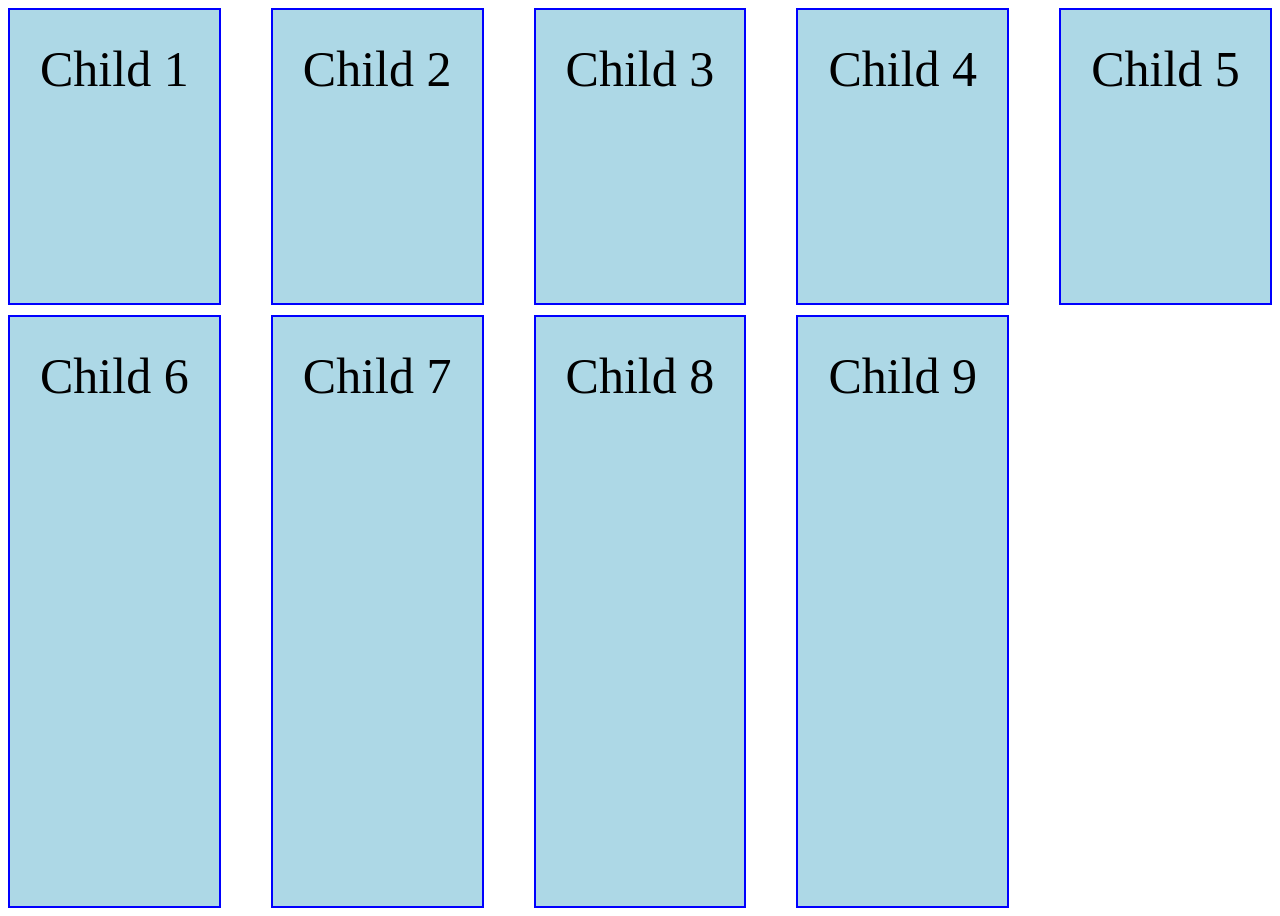
<file: cssgrid.html>
<!DOCTYPE html>
<html lang="en">
<head>
    <meta charset="UTF-8">
    <meta name="viewport" content="width=device-width, initial-scale=1.0">
    <title>css grid</title>
    <style>
        .child{
            background-color: lightblue;
            border:2px solid blue;
            padding: 30px;
            font-size: 50px;
        }
        .parent{
            display:grid;
            /*grid-template-columns: 200px 300px 500px;*/
            /*grid-template-columns: 1fr 2fr 3fr;*/
            grid-template-columns: repeat(5,1fr);
            grid-template-rows:1fr 2fr ;
             /*gap:50px;*/
             column-gap: 50px;
             row-gap: 10px;
             height: 100vh;
        }
        
    </style>

</head>
<body>
     <div class="parent">
        <div class="child">Child 1</div>
        <div class="child">Child 2</div>
        <div class="child">Child 3</div>
        <div class="child">Child 4</div>
        <div class="child">Child 5</div>
        <div class="child">Child 6</div>
        <div class="child">Child 7</div>
        <div class="child">Child 8</div>
        <div class="child">Child 9</div>
    </div>
    
</body>
</html>
</file>
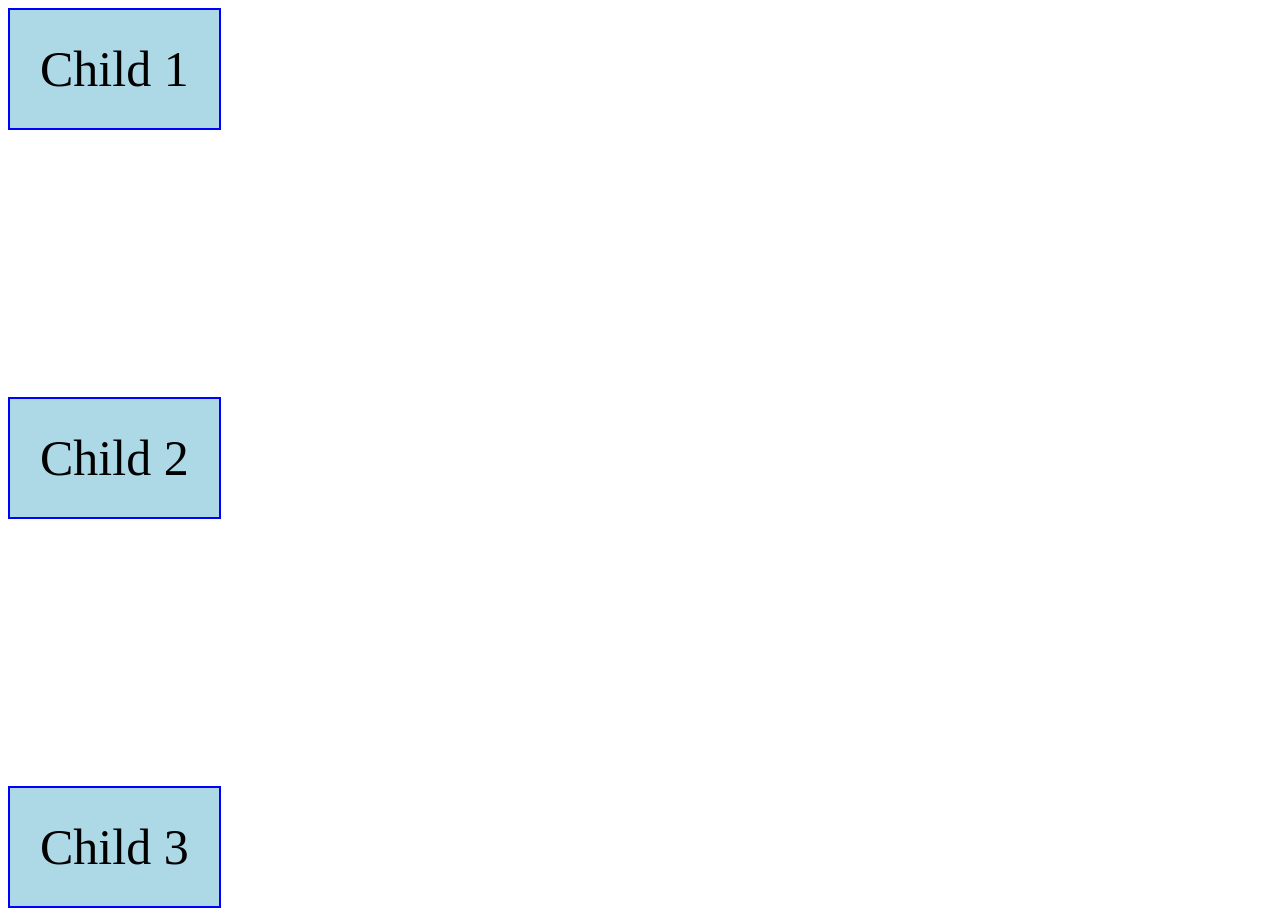
<file: flexbox.html>
<!DOCTYPE html>
<html lang="en">
<head>
    <meta charset="UTF-8">
    <meta name="viewport" content="width=d, initial-scale=1.0">
    <title>Document</title>
    <style>
        .child{
            background-color: lightblue;
            border:2px solid blue;
            padding: 30px;
            font-size: 50px;
        }
        .parent{
            display:flex;
            flex-direction:column;
            justify-content:space-between;
            align-items:flex-start;
            height: 100vh;
        }
    </style>
</head>
<body>
    
    <div class="parent">
        <div class="child">Child 1</div>
        <div class="child">Child 2</div>
        <div class="child">Child 3</div>
    </div>
   
</body>
</html>
</file>
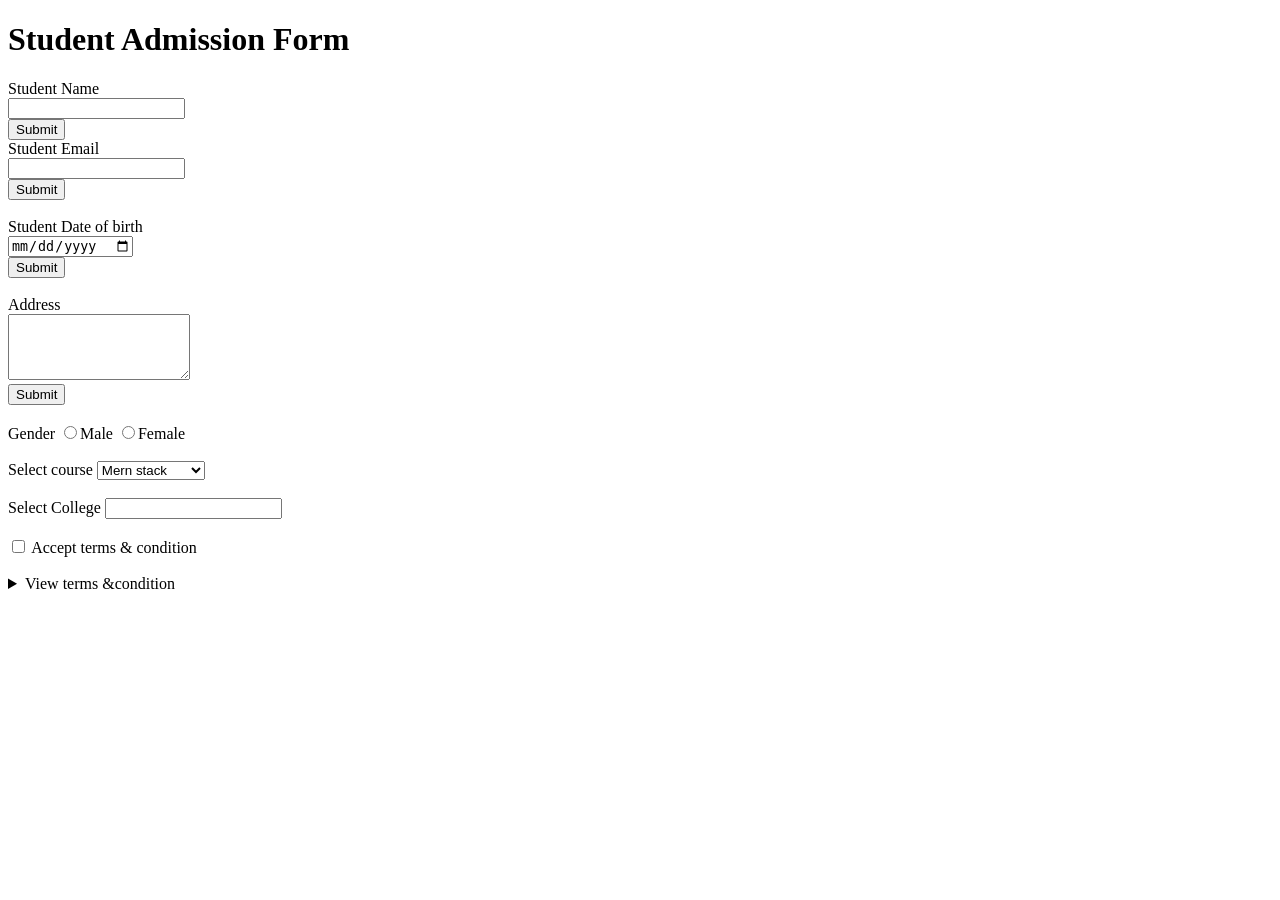
<file: form.html>
<!DOCTYPE html>
<html lang="en">
<head>
    <meta charset="UTF-8">
    <meta name="viewport" content="width=<<device-width>>, initial-scale=1.0">
    <title>Admission Form</title>
</head>
<body>
    <h1>Student Admission Form</h1>
    <form>
        <label for="">Student Name</label>
        <br>
        <input type="text" required minlength="2">
        <br>
        <button type="submit">Submit</button>
        <br>
        <label for="">Student Email</label>
        <br>
        <input type="email">
        <br>
        <button type="submit">Submit</button>
        <br>
        <br>
        <label for="">Student Date of birth</label>
        <br>
        <input type="date">
        <br>
        <button type="submit">Submit</button>
        <br>
        <br>
        <label for="">Address</label>
        <br>
        <textarea cols="20" rows="4"></textarea>
        <br>
        <button type="submit">Submit</button>
        <br>
        <br>
        <label for="">Gender</label>
        <input type ="radio" name="gender">Male
        <input type ="radio" name="gender">Female
        <br>
        <br>
        <label for="">Select course</label>
        <select>
            <option>Mern stack</option>
            <option>Data Science </option>
            <option>Data Analytics</option>
            <option>Deveops</option>
            <option>UX UI</option>
        </select>
        <br><br>
        <label for="">Select College</label>
        <input type="text" list="college">
        <datalist id="college">
            <option>JIIT</option>
            <option>IMS</option>
            <option>Amity</option>
        </datalist>
        <br><br>
        <input type="checkbox" id="terms">
        <label for=" terms">Accept terms & condition</label>
        <br><br>
        <details>
            <summary>View terms &condition</summary>
            <p>Lorem 13 </p>
        </details>



        
    </form>

</body>
</html>
</file>
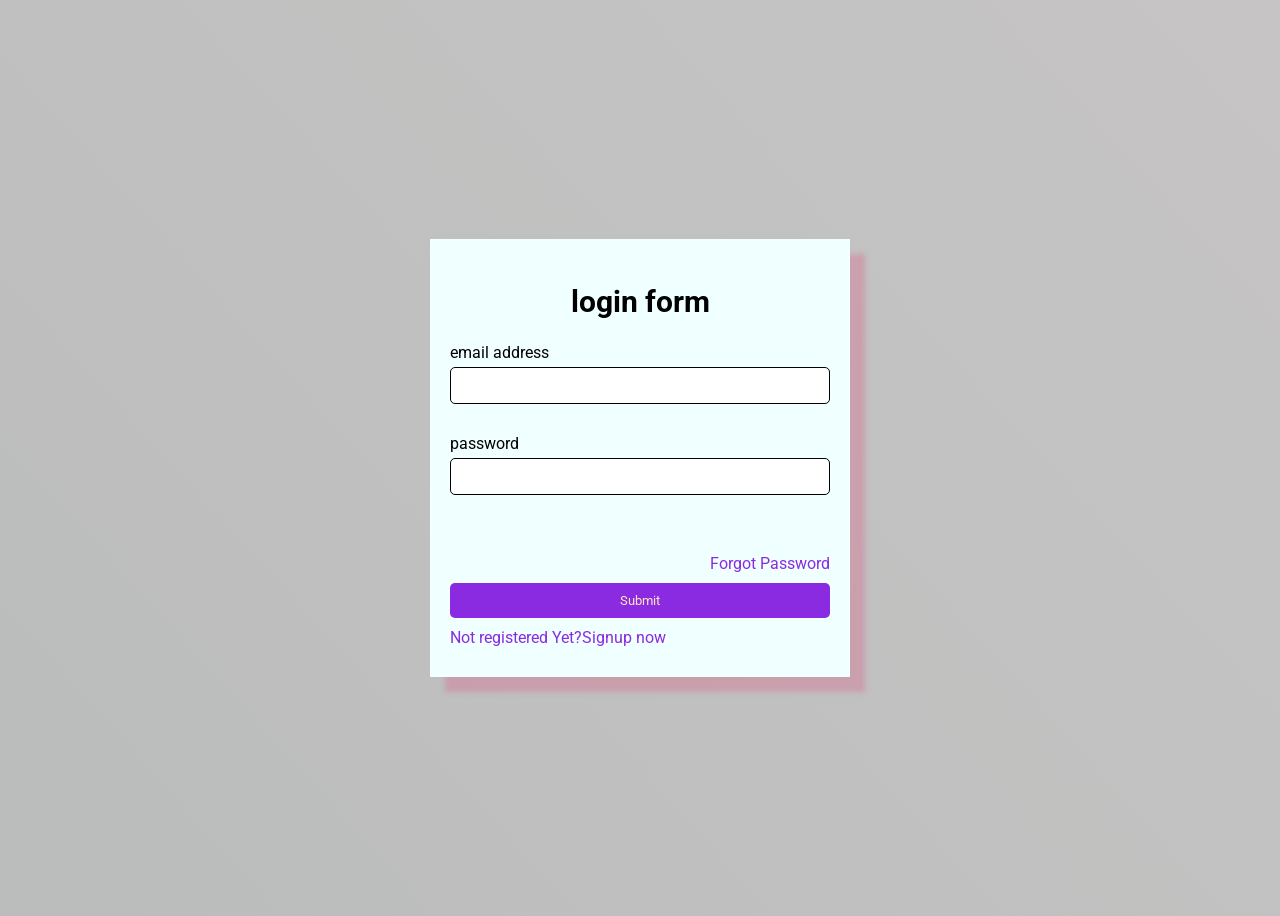
<file: login.html>
<!DOCTYPE html>
<html lang="en">
<head>
    <meta charset="UTF-8">
    <meta name="viewport" content="width=device-width, initial-scale=1.0">
    <title>login form</title>
    <link href="https://fonts.googleapis.com/css?family=Roboto:100,200,300,regular,500,600,700,800,900,100italic,200italic,300italic,italic,500italic,600italic,700italic,800italic,900italic" rel="stylesheet" />
    <style>
        *{
            font-family:Roboto;
        }
        .card{
            /*border:2px solid red;*/
            width:30%;
            background-color: azure;
            padding:20px;
            box-shadow: 15px 15px 5px 0px hsla(340, 57%, 64%, 0.408) ;
            /*x-offset, y-offset,blur,size,colour*/
                      
        }
        body{
            display:flex;
            justify-content:center;
            align-items: center;
            height:100vh;
            /*background-color:lightgray;*/
            /*background-image:linear-gradient(48deg,#aeaeff,#ffc3c3,#ffffb2);*/
            /*background-image:url('https://i.pinimg.com/736x/a5/c7/bd/a5c7bd9542d3c4a2f6258d4a41c3c506.jpg');*/
            background-image:linear-gradient(48deg,#4a504d61,#6f6a6a64),url('https://i.pinimg.com/736x/a5/c7/bd/a5c7bd9542d3c4a2f6258d4a41c3c506.jpg');
        }
        .form-title{
            text-align: center;
            font-size: 30px;

        }
        .text-input{
            display: block;
            width:100%;
            padding:10px 20px;
            border-radius: 5px;
            box-sizing: border-box;
            margin-bottom: 30px;
            margin-top: 5px;
            border: none;
            border:1px solid black; 
        }
        .btn-submit{
            background-color: blueviolet;
            color: bisque;
            width: 100%;
            padding: 10px;
            border-radius: 5px;
            border: none;
        }
        .link{
            text-decoration: none;
            color: blueviolet;
            display: block;
            margin: 10px 0;
        }

        .forget-link{
            text-align: right;
        }
        .signup-link{
            text-align: center;
        }
    </style>
</head>
<body>
    <div class="card">
        <h2 class="form-title">login form</h2>
        <form>
            <label for="">email address</label>
            <input class="text-input" type="email">
            
            <label for="">password</label>
            <input class="text-input" type="password">
            <br>
            <a href="#" class="link forget-link">Forgot Password</a>

            <button class="btn-submit">Submit </button>

            <a href="#" class="link signuo-link">Not registered Yet?Signup now</a>
        </form>
    </div>

    
</body>
</html>
</file>
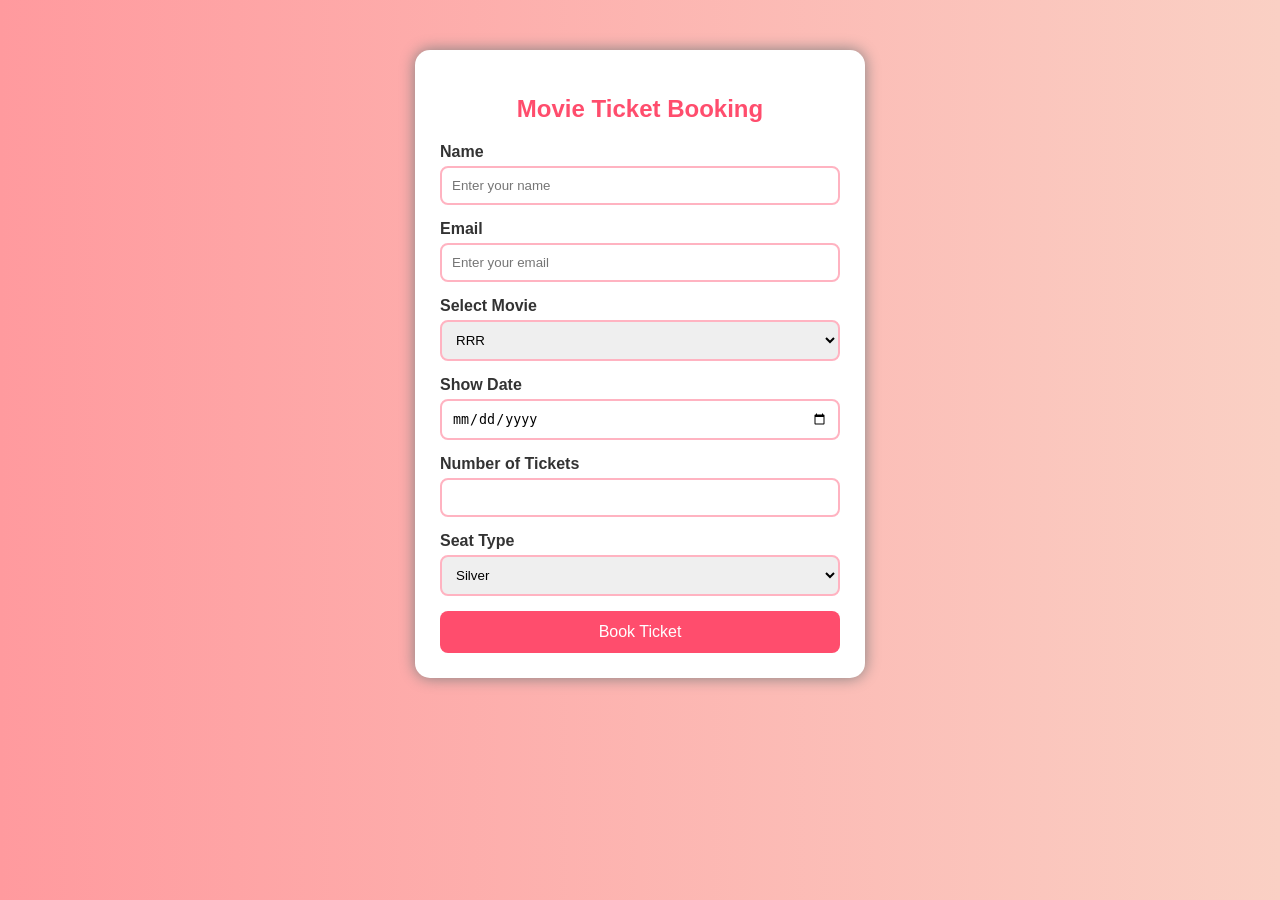
<file: movie.html>
<!DOCTYPE html>
<html>
<head>
    <title>Movie Ticket Booking Form</title>
    <style>
        body{
            font-family: Arial, sans-serif;
            background: linear-gradient(to right, #ff9a9e, #fad0c4);
        }

        .container{
            width: 400px;
            margin: 50px auto;
            background-color: white;
            padding: 25px;
            border-radius: 15px;
            box-shadow: 0 0 15px gray;
        }

        h2{
            text-align: center;
            color: #ff4d6d;
        }

        label{
            font-weight: bold;
            color: #333;
        }

        input, select{
            width: 100%;
            padding: 10px;
            margin-top: 5px;
            margin-bottom: 15px;
            border: 2px solid #ffb3c1;
            border-radius: 8px;
            box-sizing: border-box;
        }

        .btn{
            width: 100%;
            padding: 12px;
            background-color: #ff4d6d;
            color: white;
            border: none;
            border-radius: 8px;
            font-size: 16px;
            cursor: pointer;
        }

        .btn:hover{
            background-color: #e63956;
        }
    </style>
</head>
<body>

<div class="container">
    <h2> Movie Ticket Booking</h2>

    <form>
        <label>Name</label>
        <input type="text" placeholder="Enter your name">

        <label>Email</label>
        <input type="email" placeholder="Enter your email">

        <label>Select Movie</label>
        <select>
            <option>RRR</option>
            <option>HOUSEFULL 5</option>
            <option>JAWAN</option>
            <option>AVENGERS</option>
        </select>

        <label>Show Date</label>
        <input type="date">

        <label>Number of Tickets</label>
        <input type="number" min="1" max="10">

        <label>Seat Type</label>
        <select>
            <option>Silver</option>
            <option>Gold</option>
            <option>Platinum</option>
        </select>

        <button class="btn">Book Ticket</button>
    </form>

</div>

</body>
</html>
</file>
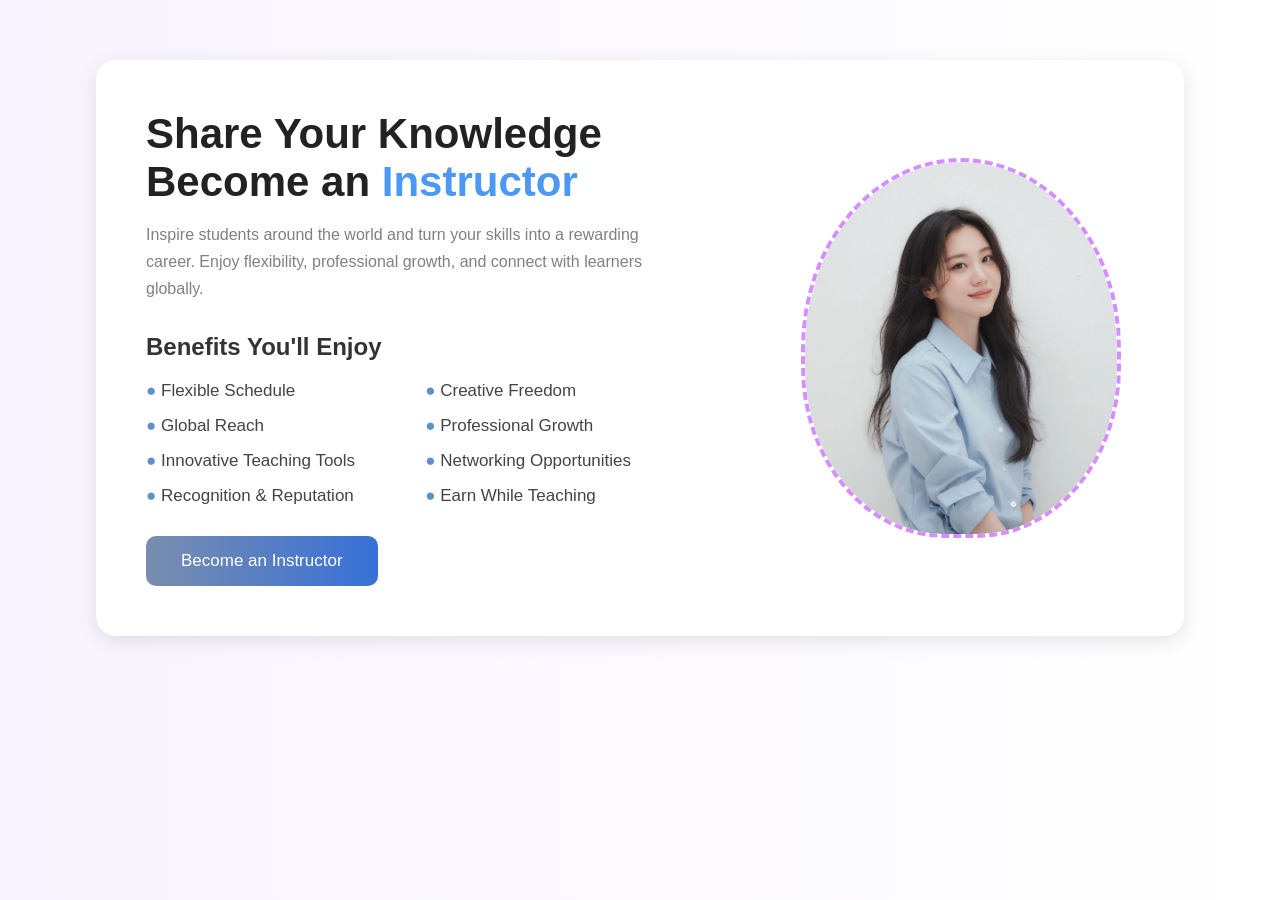
<file: teacher.html>
<!DOCTYPE html>
<html>
<head>
    <title>Become an Instructor</title>

    <style>
        *{
            margin:0;
            padding:0;
            box-sizing:border-box;
            font-family: Arial, sans-serif;
        }

        body{
            background: linear-gradient(to right,#f8f4ff,#ffffff);
        }

        .container{
            width:85%;
            margin:60px auto;
            display:flex;
            justify-content:space-between;
            align-items:center;
            padding:50px;
            background:white;
            border-radius:20px;
            box-shadow:0 5px 20px rgba(0,0,0,0.1);
        }

        .content{
            width:55%;
        }

        h1{
            font-size:42px;
            color:#222;
            margin-bottom:15px;
        }

        h1 span{
            color:#4c98f5;
        }

        .description{
            color:gray;
            line-height:1.7;
            margin-bottom:30px;
        }

        h2{
            margin-bottom:20px;
            color:#333;
        }

        .list{
            display:grid;
            grid-template-columns:repeat(2,1fr);
            gap:15px;
            margin-bottom:30px;
        }

        .list p{
            color:#444;
            font-size:17px;
        }

        .list p::before{
            content:"● ";
            color:#5f91c6;
        }

        button{
            padding:15px 35px;
            border:none;
            background:linear-gradient(to right,#798eae,#3770d8);
            color:white;
            font-size:17px;
            border-radius:10px;
            cursor:pointer;
            transition:.3s;
        }

        button:hover{
            transform:translateY(-4px);
            box-shadow:0 8px 18px rgba(30, 95, 138, 0.4);
        }

        .image-section{
            width:35%;
            display:flex;
            justify-content:center;
        }

        .image-box{
            width:320px;
            height:380px;
            
            border-radius:50% 50% 45% 45%;
            overflow:hidden;
            border:4px dashed #d58dff;
        }

        .image-box img{
            width:100%;
            height:100%;
            object-fit:cover;
        }

        @media(max-width:768px){

            .container{
                flex-direction:column;
                text-align:center;
            }

            .content{
                width:100%;
            }

            .image-section{
                width:100%;
                margin-top:40px;
            }

            .list{
                grid-template-columns:1fr;
            }
        }

    </style>
</head>
<body>

<div class="container">

    <div class="content">

        <h1>
            Share Your Knowledge <br>
            Become an <span>Instructor</span>
        </h1>

        <p class="description">
            Inspire students around the world and turn your skills into a rewarding career.
            Enjoy flexibility, professional growth, and connect with learners globally.
        </p>

        <h2>Benefits You'll Enjoy</h2>

        <div class="list">
            <p>Flexible Schedule</p>
            <p>Creative Freedom</p>
            <p>Global Reach</p>
            <p>Professional Growth</p>
            <p>Innovative Teaching Tools</p>
            <p>Networking Opportunities</p>
            <p>Recognition & Reputation</p>
            <p>Earn While Teaching</p>
        </div>

        <button>Become an Instructor</button>

    </div>

    <div class="image-section">

        <div class="image-box">
            <img src="teacher.jpg" alt="Teacher">
        </div>

    </div>

</div>

</body>
</html>
</file>
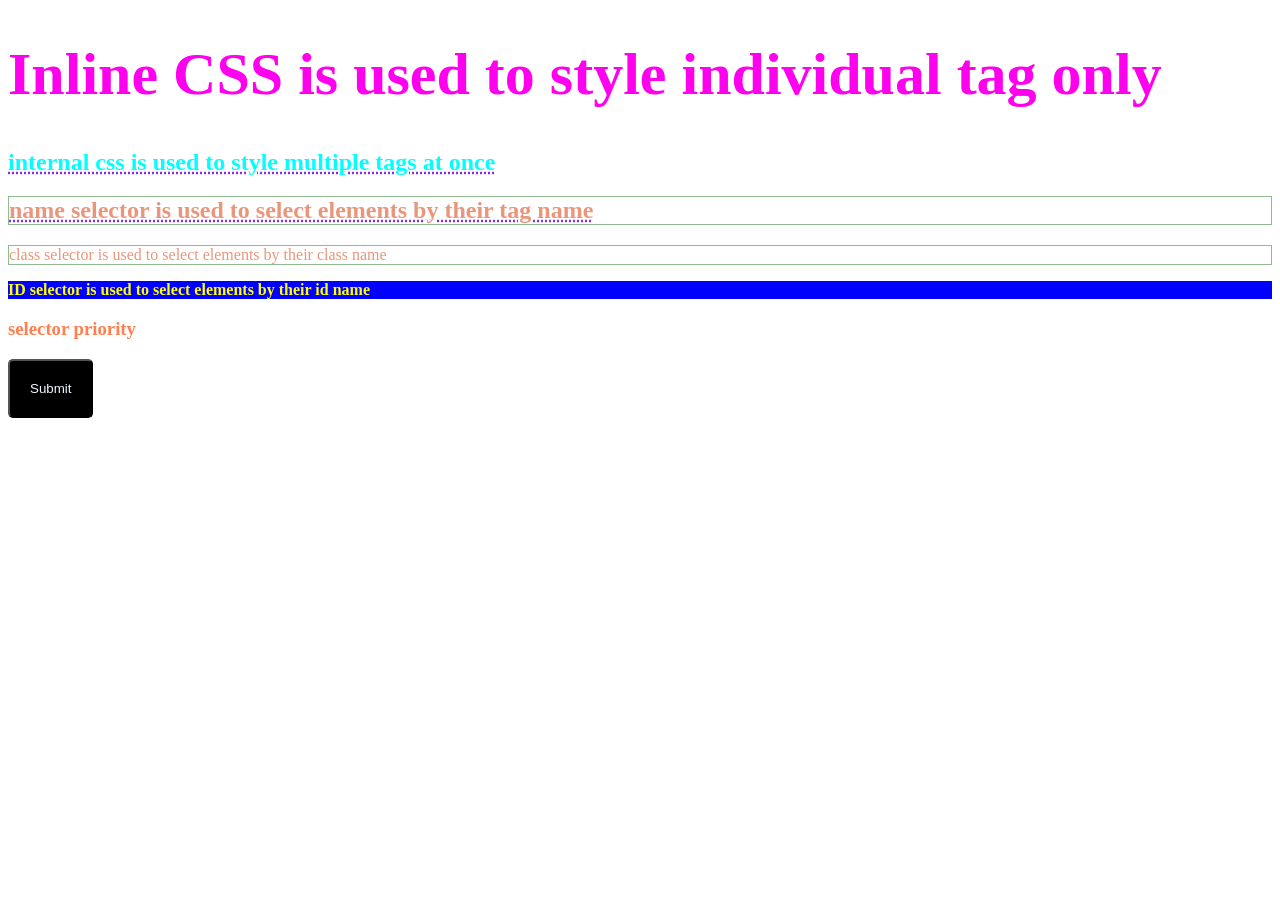
<file: usingcss.html>
<!DOCTYPE html>
<html lang="en">

<head>

    <meta charset="UTF-8">
    <meta name="viewport" content="width=<device-width>, initial-scale=1.0">
    <title>Document</title>
    <link rel="stylesheet" href="style.css">
    <style>
        h2 {
            color: aqua;
            text-decoration: underline dotted blueviolet
        }

        .text {
            color: darksalmon;
            border: 1px solid darkseagreen
        }

        #mytext {
            background-color: blue;
            color: yellow;
            font-weight: bold;
        }

        h3 {
            color: blue;

        }

        .myclass {
            color: brown
        }

        #myid {
            color: coral;
        }
    </style>
</head>

<body>
    <h1 style="color:rgb(255, 0, 238); font-size:60px">Inline CSS is used to style individual tag only</h1>
    <h2>internal css is used to style multiple tags at once</h2>
    <h2 class="text">name selector is used to select elements by their tag name</h2>
    <p class="text">class selector is used to select elements by their class name</p>
    <p id="mytext">ID selector is used to select elements by their id name</p>
    <h3 class="myclass" id="myid">selector priority</h3>
    <button  class="btn">Submit</button>
</body>

</html>
</file>
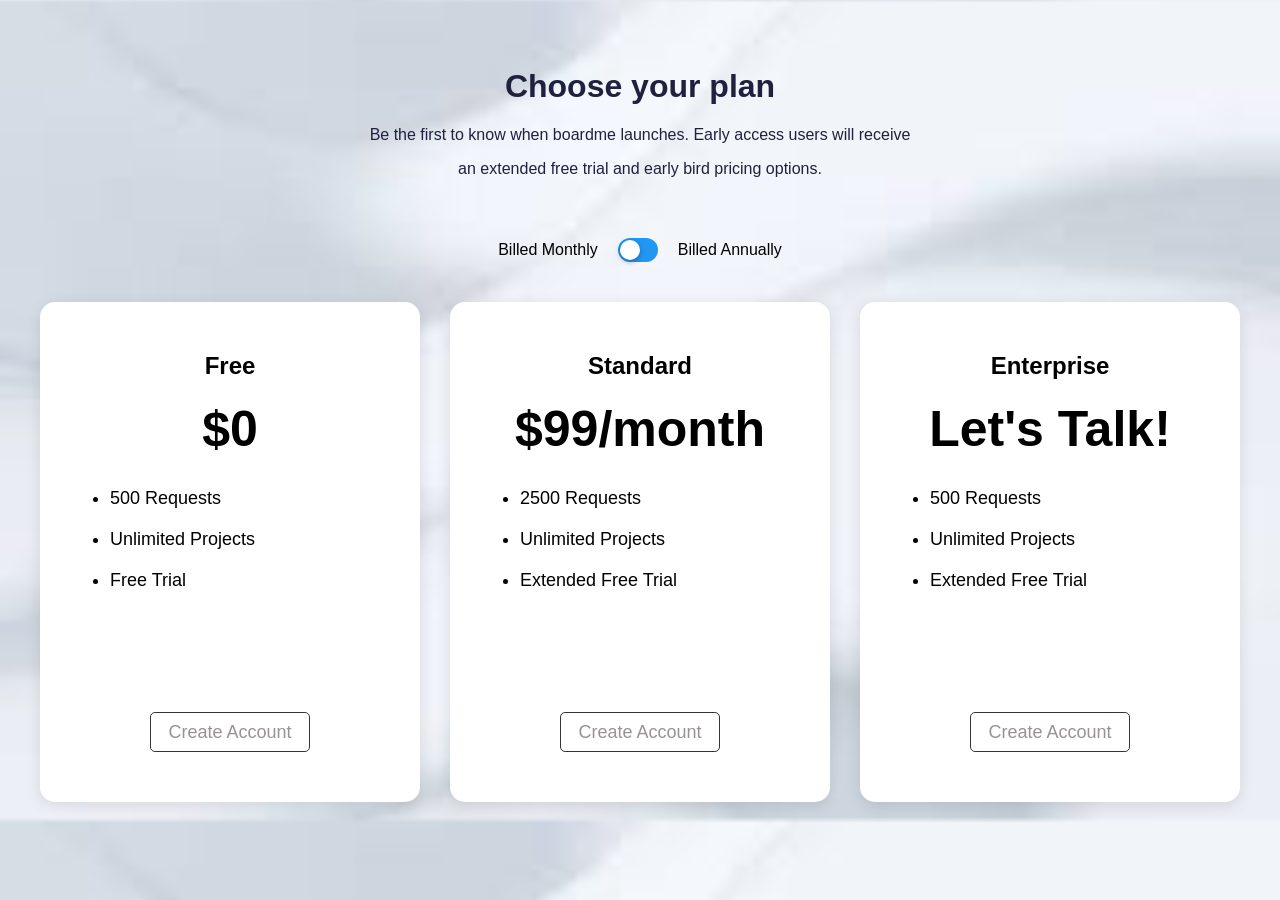
<file: usingflex.html>
<!DOCTYPE html>
<html lang="en">

<head>
    <meta charset="UTF-8">
    <meta name="viewport" content="width=device-width, initial-scale=1.0">
    <title>Pricing Table</title>
    <style>
        *{
            font-family:Arial, Helvetica, sans-serif;
        }
        .heading {
            text-align: center;
            margin-top: 50px;
            margin-bottom: 50px;
            color: rgb(32, 32, 63);
        }

        .pricing-container {
            display: flex;
            justify-content: center;
            gap: 30px;
            margin-top: 30px;

        }

        body {
            background: #f5f7ff;
            padding: 10px;
            background-image: url([data-uri]);
            background-size: cover;
        }

        .card {
            display: flex;
            flex-direction: column;
            justify-content: space-between;

            background: white;
            padding: 30px;
            width: 320px;
            height: 440px;
            border-radius: 15px;
            box-shadow: 0 4px 15px #0000001a;
        }

        .card h2 {
            text-align: center;
        }

        .price {
            text-align: center;
            font-size: 50px;
            font-weight: bold;
            margin-bottom: 30px;
        }

        .card ul {
            font-size: large;
            margin-bottom: 20px;
        }

        .card ul li {
            margin-bottom: 20px;
        }

        .btn-submit {

            display: block;
            border: none;
            border: 1px solid #353535;
            height: 40px;
            width: 160px;
            margin: 20px auto;
            background-color: white;
            color: rgb(153, 146, 146);
            margin-top: auto;
            font-size: large;
            cursor: pointer;
            border-radius: 5px;

        }

        button:hover {
            background-color: #2570fa;
            color: white;
        }
        .toggle-container {
            display: flex;
            justify-content: center;
            align-items: center;
            gap: 10px;
            /* margin: 30px; */
        }

        /* From Uiverse.io by ClawHack1 */

        /* Genel stil */
        .toggle-switch {
            position: relative;
            display: inline-block;
            width: 40px;
            height: 24px;
            margin: 10px;
        }

        /* Giriş stil */
        .toggle-switch .toggle-input {
            display: none;
        }

        /* Anahtarın stilinin etrafındaki etiketin stil */
        .toggle-switch .toggle-label {
            position: absolute;
            top: 0;
            left: 0;
            width: 40px;
            height: 24px;
            background-color: #2196F3;
            border-radius: 34px;
            cursor: pointer;
            transition: background-color 0.3s;
        }

        /* Anahtarın yuvarlak kısmının stil */
        .toggle-switch .toggle-label::before {
            content: "";
            position: absolute;
            width: 20px;
            height: 20px;
            border-radius: 50%;
            top: 2px;
            left: 2px;
            background-color: #fff;
            box-shadow: 0px 2px 5px 0px rgba(0, 0, 0, 0.3);
            transition: transform 0.3s;
        }

        /* Anahtarın etkin hale gelmesindeki stil değişiklikleri */
        .toggle-switch .toggle-input:checked+.toggle-label {
            background-color: #4CAF50;
        }

        .toggle-switch .toggle-input:checked+.toggle-label::before {
            transform: translateX(16px);
        }

        /* Light tema */
        .toggle-switch.light .toggle-label {
            background-color: #BEBEBE;
        }

        .toggle-switch.light .toggle-input:checked+.toggle-label {
            background-color: #9B9B9B;
        }

        .toggle-switch.light .toggle-input:checked+.toggle-label::before {
            transform: translateX(6px);
        }

        /* Dark tema */
        .toggle-switch.dark .toggle-label {
            background-color: #4B4B4B;
        }

        .toggle-switch.dark .toggle-input:checked+.toggle-label {
            background-color: #717171;
        }

        .toggle-switch.dark .toggle-input:checked+.toggle-label::before {
            transform: translateX(16px);
        }

        /* From Uiverse.io by ClawHack1 */

        
    </style>
</head>

<body>
    <div class="heading">
        <h1>Choose your plan</h1>
        <p>Be the first to know when boardme launches. Early access users will receive</p>
        <p> an extended free trial and early bird pricing options.</p>
    </div>
    <!-- From Uiverse.io by ClawHack1 -->
    <div class="toggle-container">
        <span>Billed Monthly</span>
        <div class="toggle-switch">
            <input class="toggle-input" id="toggle" type="checkbox">
            <label class="toggle-label" for="toggle"></label>
        </div>
        <span>Billed Annually</span>
    </div>
    <div class="pricing-container">
        <!-- Free Plan -->
        <div class="card">
            <div>
                <h2>Free</h2>
                <div class="price">$0</div>
                <ul>
                    <li> 500 Requests</li>
                    <li> Unlimited Projects</li>
                    <li> Free Trial</li>
                </ul>
            </div>
            <button class="btn-submit">Create Account</button>
        </div>
        <!-- Standard Plan -->
        <div class="card">
            <div>
                <h2>Standard</h2>
                <div class="price">$99/month</div>

                <ul>
                    <li> 2500 Requests</li>
                    <li> Unlimited Projects</li>
                    <li> Extended Free Trial</li>
                </ul>
            </div>

            <button class="btn-submit">Create Account</button>
        </div>

        <!-- Enterprise Plan -->
        <div class="card">
            <div>
                <h2>Enterprise</h2>
                <div class="price">Let's Talk!</div>

                <ul>
                    <li> 500 Requests</li>
                    <li> Unlimited Projects</li>
                    <li> Extended Free Trial</li>
                </ul>
            </div>

            <button class="btn-submit">Create Account</button>
        </div>
    </div>


</body>

</html>
</file>
<file: style.css>
.btn{
    background-color: black;
    color:aliceblue;
    padding:20px;
    border-radius: 5px;
}
</file>
